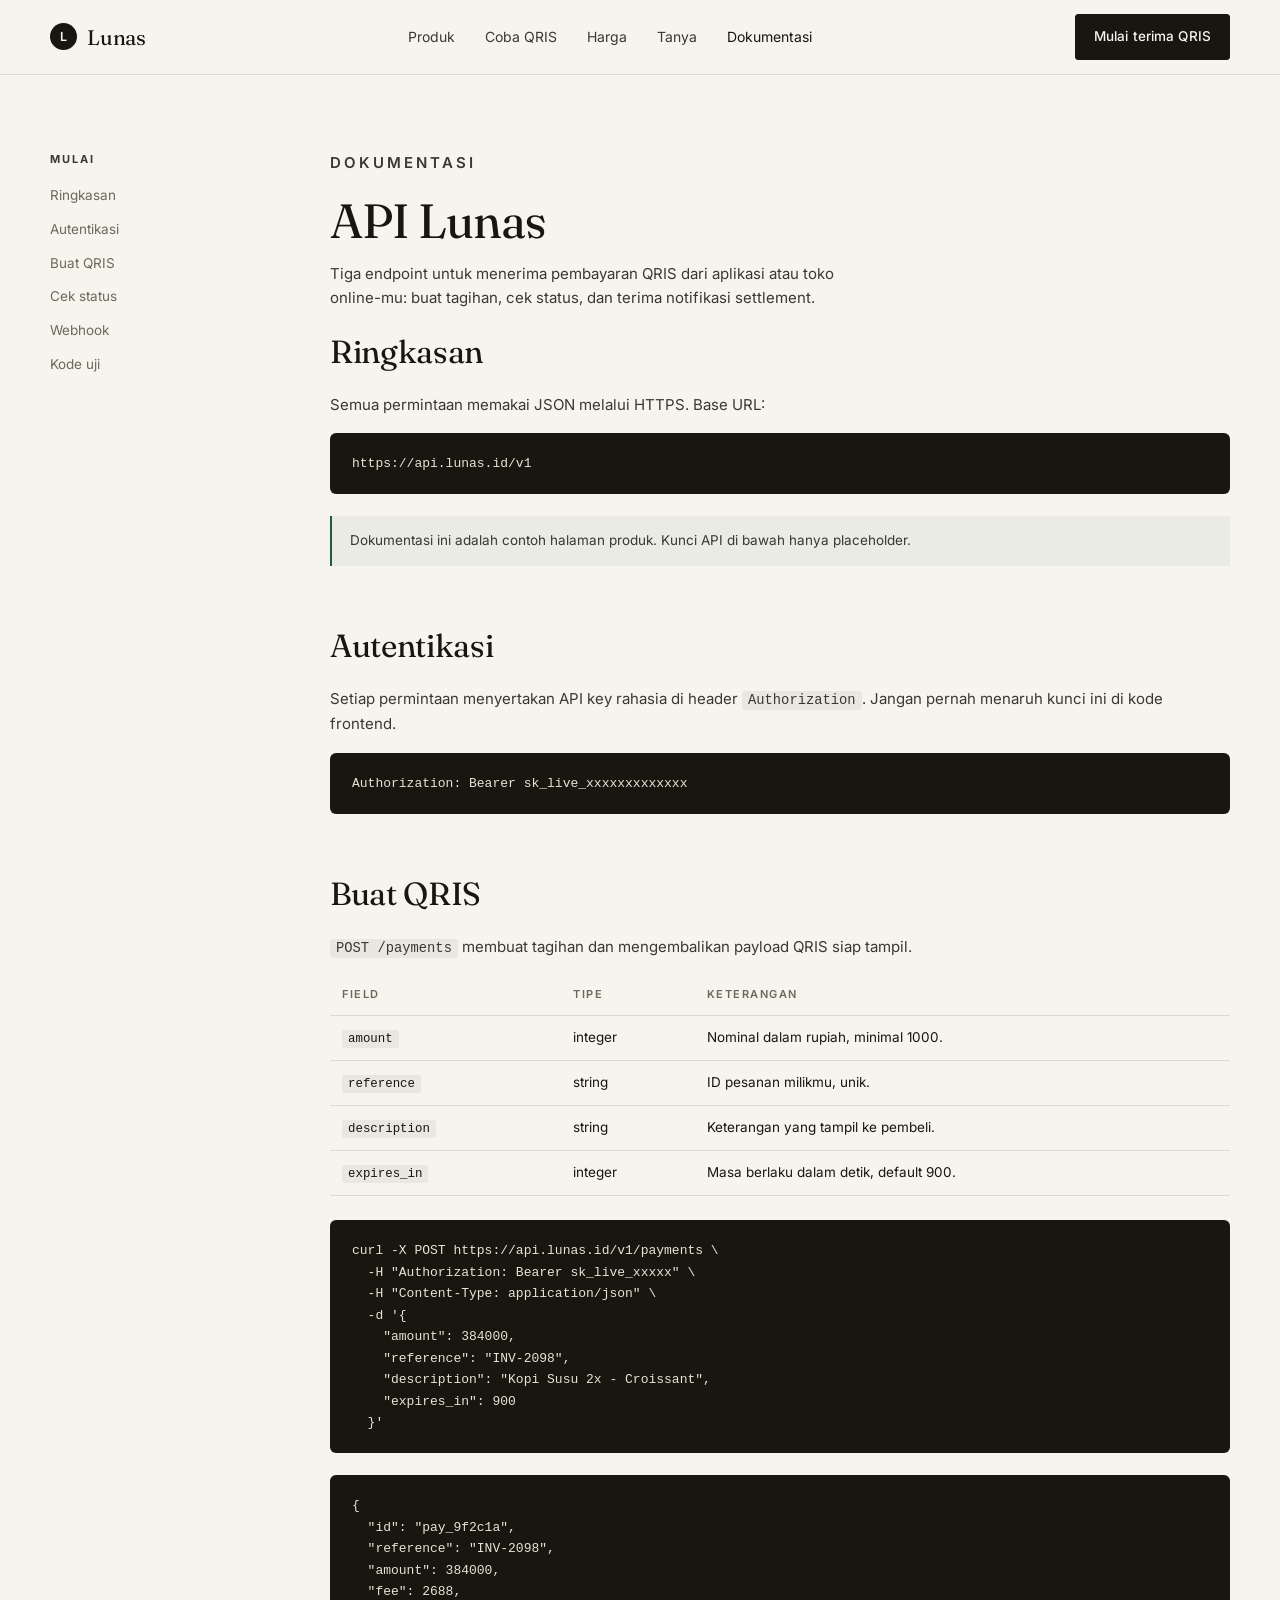
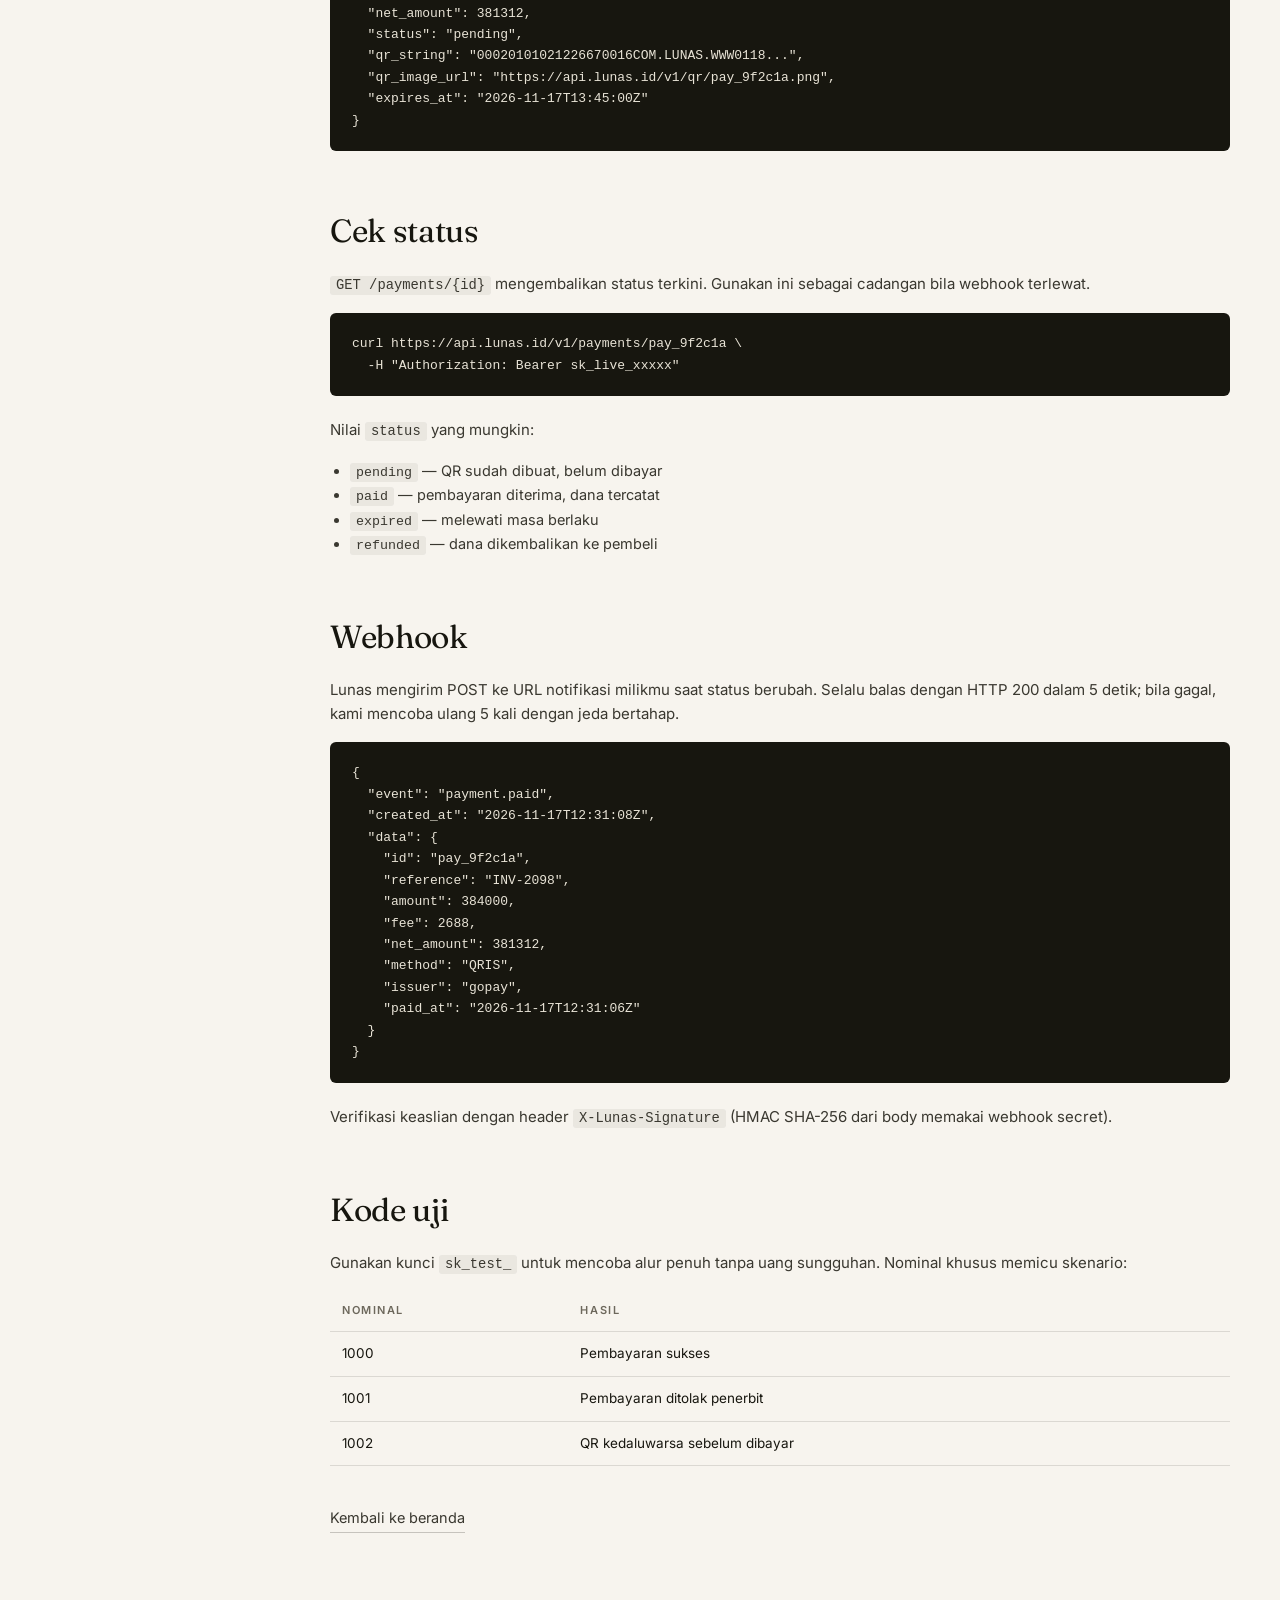
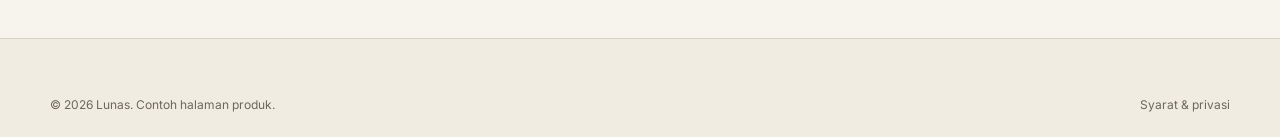
<file: api.html>
<!DOCTYPE html>
<html lang="id">
<head>
<meta charset="UTF-8">
<meta name="viewport" content="width=device-width, initial-scale=1">
<title>Dokumentasi API — Lunas QRIS</title>
<meta name="description" content="Dokumentasi API Lunas: buat QRIS dinamis, cek status pembayaran, dan terima webhook settlement.">
<meta name="theme-color" content="#f7f4ee">
<link rel="icon" href="assets/favicon.svg" type="image/svg+xml">
<link rel="preconnect" href="https://fonts.googleapis.com">
<link rel="preconnect" href="https://fonts.gstatic.com" crossorigin>
<link href="https://fonts.googleapis.com/css2?family=Fraunces:ital,opsz,wght@0,9..144,300;0,9..144,400;0,9..144,500;1,9..144,400&family=Inter:wght@400;500;600&display=swap" rel="stylesheet">
<link rel="stylesheet" href="css/style.css">
<style>
  .doc { display: grid; grid-template-columns: 220px 1fr; gap: clamp(28px, 5vw, 60px); align-items: start; padding: clamp(44px, 6vw, 76px) 0 90px; }
  .doc__nav { position: sticky; top: 100px; display: grid; gap: 12px; font-size: 13.5px; }
  .doc__nav a { color: var(--muted); transition: color .2s ease; }
  .doc__nav a:hover { color: var(--ink); }
  .doc__nav b { font-size: 11px; letter-spacing: .18em; text-transform: uppercase; color: var(--ink-soft); margin-bottom: 4px; }
  .doc h2 { font-family: var(--serif); font-weight: 400; font-size: clamp(24px, 3vw, 32px); margin: 54px 0 14px; letter-spacing: -.01em; }
  .doc h2:first-of-type { margin-top: 0; }
  .doc h3 { font-size: 16px; margin: 30px 0 10px; }
  .doc p { color: var(--ink-soft); font-size: 15px; }
  .doc ul { color: var(--ink-soft); font-size: 14.5px; padding-left: 20px; }
  pre {
    background: #17160f; color: #e8e3d6; border-radius: 6px; padding: 20px 22px;
    overflow-x: auto; font-size: 13px; line-height: 1.65; margin: 16px 0 22px;
    font-family: ui-monospace, SFMono-Regular, Menlo, monospace;
  }
  code { font-family: ui-monospace, SFMono-Regular, Menlo, monospace; font-size: .92em; }
  .doc p code, .doc li code, .doc td code { background: rgba(23,22,15,.06); padding: 2px 6px; border-radius: 3px; }
  table { width: 100%; border-collapse: collapse; font-size: 13.5px; margin: 14px 0 24px; }
  th, td { text-align: left; padding: 11px 12px; border-bottom: 1px solid var(--line); vertical-align: top; }
  th { font-size: 11px; letter-spacing: .14em; text-transform: uppercase; color: var(--muted); font-weight: 600; }
  .note { border-left: 2px solid var(--money); background: rgba(28,92,60,.06); padding: 14px 18px; font-size: 13.5px; color: var(--ink-soft); margin: 18px 0; }
  @media (max-width: 900px) { .doc { grid-template-columns: 1fr; } .doc__nav { position: static; grid-auto-flow: column; overflow-x: auto; } }
</style>
</head>
<body>

<header class="nav is-stuck">
  <div class="wrap nav__inner">
    <a class="brand" href="index.html"><span class="brand__mark">L</span> Lunas</a>
    <nav class="nav__links">
      <a href="index.html#produk">Produk</a>
      <a href="index.html#demo">Coba QRIS</a>
      <a href="index.html#harga">Harga</a>
      <a href="index.html#tanya">Tanya</a>
      <a href="api.html" style="color:var(--ink)">Dokumentasi</a>
    </nav>
    <div class="nav__cta">
      <a class="btn btn--sm" href="index.html#daftar">Mulai terima QRIS</a>
    </div>
  </div>
</header>

<main class="wrap doc">
  <aside class="doc__nav">
    <b>Mulai</b>
    <a href="#mulai">Ringkasan</a>
    <a href="#auth">Autentikasi</a>
    <a href="#qr">Buat QRIS</a>
    <a href="#status">Cek status</a>
    <a href="#webhook">Webhook</a>
    <a href="#uji">Kode uji</a>
  </aside>

  <div>
    <p class="eyebrow">Dokumentasi</p>
    <h1 class="h2">API Lunas</h1>
    <p class="lead" style="margin-top:14px">Tiga endpoint untuk menerima pembayaran QRIS dari aplikasi atau toko online-mu: buat tagihan, cek status, dan terima notifikasi settlement.</p>

    <h2 id="mulai">Ringkasan</h2>
    <p>Semua permintaan memakai JSON melalui HTTPS. Base URL:</p>
    <pre>https://api.lunas.id/v1</pre>
    <div class="note">Dokumentasi ini adalah contoh halaman produk. Kunci API di bawah hanya placeholder.</div>

    <h2 id="auth">Autentikasi</h2>
    <p>Setiap permintaan menyertakan API key rahasia di header <code>Authorization</code>. Jangan pernah menaruh kunci ini di kode frontend.</p>
    <pre>Authorization: Bearer sk_live_xxxxxxxxxxxxx</pre>

    <h2 id="qr">Buat QRIS</h2>
    <p><code>POST /payments</code> membuat tagihan dan mengembalikan payload QRIS siap tampil.</p>

    <table>
      <thead><tr><th>Field</th><th>Tipe</th><th>Keterangan</th></tr></thead>
      <tbody>
        <tr><td><code>amount</code></td><td>integer</td><td>Nominal dalam rupiah, minimal 1000.</td></tr>
        <tr><td><code>reference</code></td><td>string</td><td>ID pesanan milikmu, unik.</td></tr>
        <tr><td><code>description</code></td><td>string</td><td>Keterangan yang tampil ke pembeli.</td></tr>
        <tr><td><code>expires_in</code></td><td>integer</td><td>Masa berlaku dalam detik, default 900.</td></tr>
      </tbody>
    </table>

    <pre>curl -X POST https://api.lunas.id/v1/payments \
  -H "Authorization: Bearer sk_live_xxxxx" \
  -H "Content-Type: application/json" \
  -d '{
    "amount": 384000,
    "reference": "INV-2098",
    "description": "Kopi Susu 2x - Croissant",
    "expires_in": 900
  }'</pre>

    <pre>{
  "id": "pay_9f2c1a",
  "reference": "INV-2098",
  "amount": 384000,
  "fee": 2688,
  "net_amount": 381312,
  "status": "pending",
  "qr_string": "00020101021226670016COM.LUNAS.WWW0118...",
  "qr_image_url": "https://api.lunas.id/v1/qr/pay_9f2c1a.png",
  "expires_at": "2026-11-17T13:45:00Z"
}</pre>

    <h2 id="status">Cek status</h2>
    <p><code>GET /payments/{id}</code> mengembalikan status terkini. Gunakan ini sebagai cadangan bila webhook terlewat.</p>
    <pre>curl https://api.lunas.id/v1/payments/pay_9f2c1a \
  -H "Authorization: Bearer sk_live_xxxxx"</pre>

    <p>Nilai <code>status</code> yang mungkin:</p>
    <ul>
      <li><code>pending</code> — QR sudah dibuat, belum dibayar</li>
      <li><code>paid</code> — pembayaran diterima, dana tercatat</li>
      <li><code>expired</code> — melewati masa berlaku</li>
      <li><code>refunded</code> — dana dikembalikan ke pembeli</li>
    </ul>

    <h2 id="webhook">Webhook</h2>
    <p>Lunas mengirim POST ke URL notifikasi milikmu saat status berubah. Selalu balas dengan HTTP 200 dalam 5 detik; bila gagal, kami mencoba ulang 5 kali dengan jeda bertahap.</p>
    <pre>{
  "event": "payment.paid",
  "created_at": "2026-11-17T12:31:08Z",
  "data": {
    "id": "pay_9f2c1a",
    "reference": "INV-2098",
    "amount": 384000,
    "fee": 2688,
    "net_amount": 381312,
    "method": "QRIS",
    "issuer": "gopay",
    "paid_at": "2026-11-17T12:31:06Z"
  }
}</pre>
    <p>Verifikasi keaslian dengan header <code>X-Lunas-Signature</code> (HMAC SHA-256 dari body memakai webhook secret).</p>

    <h2 id="uji">Kode uji</h2>
    <p>Gunakan kunci <code>sk_test_</code> untuk mencoba alur penuh tanpa uang sungguhan. Nominal khusus memicu skenario:</p>
    <table>
      <thead><tr><th>Nominal</th><th>Hasil</th></tr></thead>
      <tbody>
        <tr><td>1000</td><td>Pembayaran sukses</td></tr>
        <tr><td>1001</td><td>Pembayaran ditolak penerbit</td></tr>
        <tr><td>1002</td><td>QR kedaluwarsa sebelum dibayar</td></tr>
      </tbody>
    </table>

    <p style="margin-top:40px"><a class="link-u" href="index.html">Kembali ke beranda</a></p>
  </div>
</main>

<footer class="foot">
  <div class="wrap">
    <div class="foot__bottom" style="margin-top:0;border-top:0;padding-top:0">
      <span>© 2026 Lunas. Contoh halaman produk.</span>
      <span><a href="legal.html">Syarat &amp; privasi</a></span>
    </div>
  </div>
</footer>

</body>
</html>
</file>
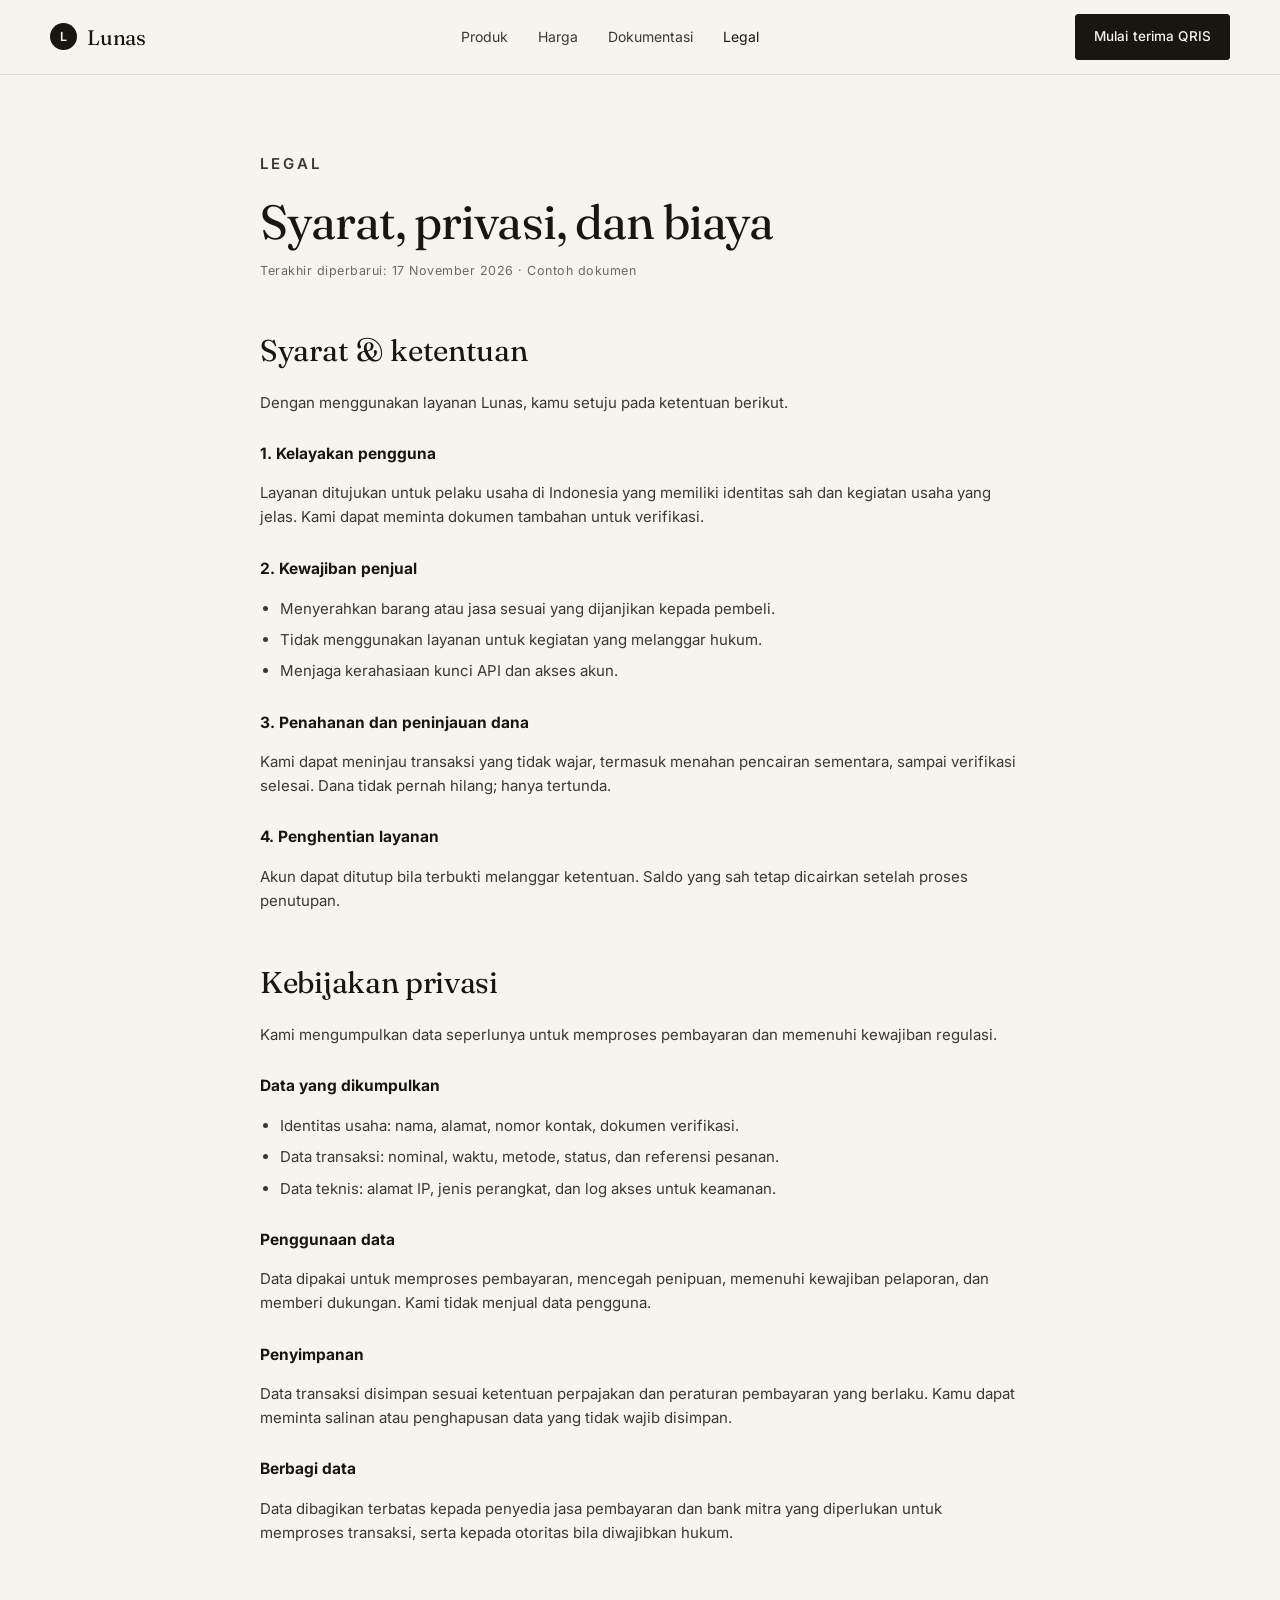
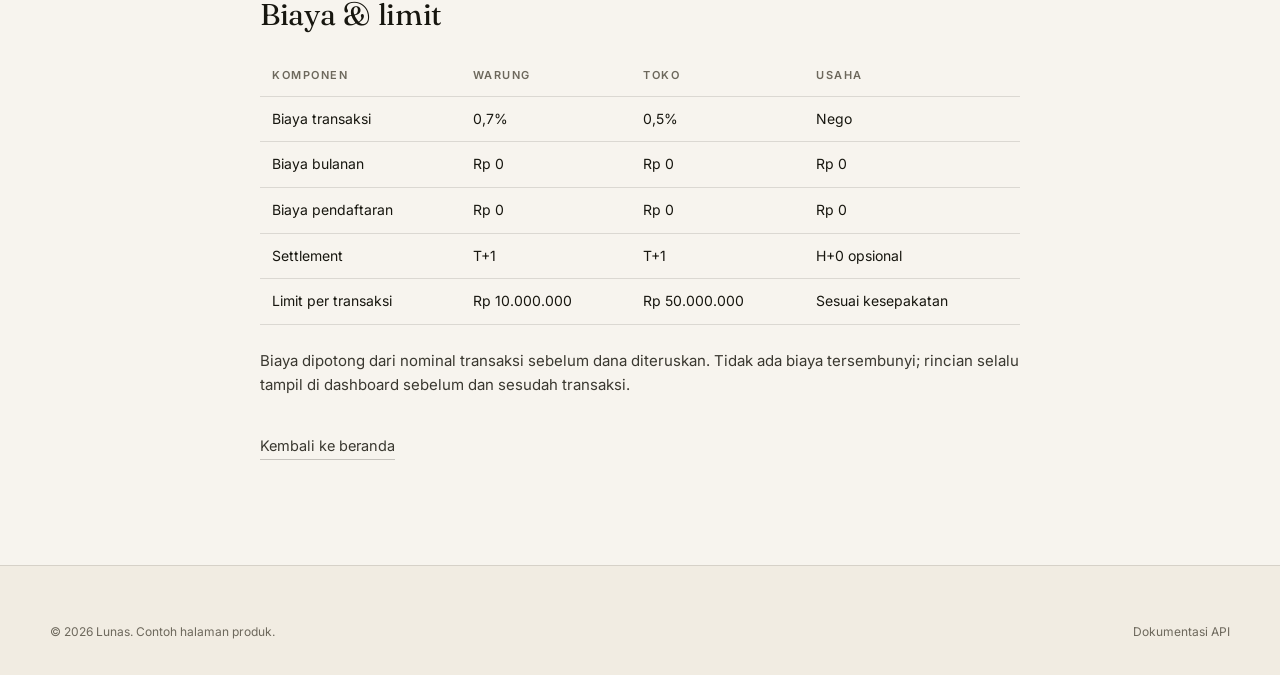
<file: legal.html>
<!DOCTYPE html>
<html lang="id">
<head>
<meta charset="UTF-8">
<meta name="viewport" content="width=device-width, initial-scale=1">
<title>Syarat, Privasi &amp; Biaya — Lunas</title>
<meta name="description" content="Syarat ketentuan, kebijakan privasi, serta rincian biaya dan limit layanan Lunas.">
<meta name="theme-color" content="#f7f4ee">
<link rel="icon" href="assets/favicon.svg" type="image/svg+xml">
<link rel="preconnect" href="https://fonts.googleapis.com">
<link rel="preconnect" href="https://fonts.gstatic.com" crossorigin>
<link href="https://fonts.googleapis.com/css2?family=Fraunces:ital,opsz,wght@0,9..144,300;0,9..144,400;0,9..144,500;1,9..144,400&family=Inter:wght@400;500;600&display=swap" rel="stylesheet">
<link rel="stylesheet" href="css/style.css">
<style>
  .legal-page { max-width: 760px; margin-inline: auto; padding: clamp(46px, 6vw, 80px) 0 90px; }
  .legal-page h2 { font-family: var(--serif); font-weight: 400; font-size: clamp(23px, 3vw, 30px); margin: 46px 0 12px; letter-spacing: -.01em; }
  .legal-page h3 { font-size: 15.5px; margin: 26px 0 8px; }
  .legal-page p, .legal-page li { color: var(--ink-soft); font-size: 15px; }
  .legal-page ul { padding-left: 20px; display: grid; gap: 7px; }
  .legal-page .meta { font-size: 12.5px; color: var(--muted); letter-spacing: .04em; }
  table { width: 100%; border-collapse: collapse; font-size: 14px; margin: 16px 0 24px; }
  th, td { text-align: left; padding: 11px 12px; border-bottom: 1px solid var(--line); }
  th { font-size: 11px; letter-spacing: .14em; text-transform: uppercase; color: var(--muted); font-weight: 600; }
</style>
</head>
<body>

<header class="nav is-stuck">
  <div class="wrap nav__inner">
    <a class="brand" href="index.html"><span class="brand__mark">L</span> Lunas</a>
    <nav class="nav__links">
      <a href="index.html#produk">Produk</a>
      <a href="index.html#harga">Harga</a>
      <a href="api.html">Dokumentasi</a>
      <a href="legal.html" style="color:var(--ink)">Legal</a>
    </nav>
    <div class="nav__cta">
      <a class="btn btn--sm" href="index.html#daftar">Mulai terima QRIS</a>
    </div>
  </div>
</header>

<main class="wrap legal-page">
  <p class="eyebrow">Legal</p>
  <h1 class="h2">Syarat, privasi, dan biaya</h1>
  <p class="meta" style="margin-top:12px">Terakhir diperbarui: 17 November 2026 · Contoh dokumen</p>

  <h2 id="syarat">Syarat &amp; ketentuan</h2>
  <p>Dengan menggunakan layanan Lunas, kamu setuju pada ketentuan berikut.</p>

  <h3>1. Kelayakan pengguna</h3>
  <p>Layanan ditujukan untuk pelaku usaha di Indonesia yang memiliki identitas sah dan kegiatan usaha yang jelas. Kami dapat meminta dokumen tambahan untuk verifikasi.</p>

  <h3>2. Kewajiban penjual</h3>
  <ul>
    <li>Menyerahkan barang atau jasa sesuai yang dijanjikan kepada pembeli.</li>
    <li>Tidak menggunakan layanan untuk kegiatan yang melanggar hukum.</li>
    <li>Menjaga kerahasiaan kunci API dan akses akun.</li>
  </ul>

  <h3>3. Penahanan dan peninjauan dana</h3>
  <p>Kami dapat meninjau transaksi yang tidak wajar, termasuk menahan pencairan sementara, sampai verifikasi selesai. Dana tidak pernah hilang; hanya tertunda.</p>

  <h3>4. Penghentian layanan</h3>
  <p>Akun dapat ditutup bila terbukti melanggar ketentuan. Saldo yang sah tetap dicairkan setelah proses penutupan.</p>

  <h2 id="privasi">Kebijakan privasi</h2>
  <p>Kami mengumpulkan data seperlunya untuk memproses pembayaran dan memenuhi kewajiban regulasi.</p>

  <h3>Data yang dikumpulkan</h3>
  <ul>
    <li>Identitas usaha: nama, alamat, nomor kontak, dokumen verifikasi.</li>
    <li>Data transaksi: nominal, waktu, metode, status, dan referensi pesanan.</li>
    <li>Data teknis: alamat IP, jenis perangkat, dan log akses untuk keamanan.</li>
  </ul>

  <h3>Penggunaan data</h3>
  <p>Data dipakai untuk memproses pembayaran, mencegah penipuan, memenuhi kewajiban pelaporan, dan memberi dukungan. Kami tidak menjual data pengguna.</p>

  <h3>Penyimpanan</h3>
  <p>Data transaksi disimpan sesuai ketentuan perpajakan dan peraturan pembayaran yang berlaku. Kamu dapat meminta salinan atau penghapusan data yang tidak wajib disimpan.</p>

  <h3>Berbagi data</h3>
  <p>Data dibagikan terbatas kepada penyedia jasa pembayaran dan bank mitra yang diperlukan untuk memproses transaksi, serta kepada otoritas bila diwajibkan hukum.</p>

  <h2 id="biaya">Biaya &amp; limit</h2>
  <table>
    <thead><tr><th>Komponen</th><th>Warung</th><th>Toko</th><th>Usaha</th></tr></thead>
    <tbody>
      <tr><td>Biaya transaksi</td><td>0,7%</td><td>0,5%</td><td>Nego</td></tr>
      <tr><td>Biaya bulanan</td><td>Rp 0</td><td>Rp 0</td><td>Rp 0</td></tr>
      <tr><td>Biaya pendaftaran</td><td>Rp 0</td><td>Rp 0</td><td>Rp 0</td></tr>
      <tr><td>Settlement</td><td>T+1</td><td>T+1</td><td>H+0 opsional</td></tr>
      <tr><td>Limit per transaksi</td><td>Rp 10.000.000</td><td>Rp 50.000.000</td><td>Sesuai kesepakatan</td></tr>
    </tbody>
  </table>
  <p>Biaya dipotong dari nominal transaksi sebelum dana diteruskan. Tidak ada biaya tersembunyi; rincian selalu tampil di dashboard sebelum dan sesudah transaksi.</p>

  <p style="margin-top:36px"><a class="link-u" href="index.html">Kembali ke beranda</a></p>
</main>

<footer class="foot">
  <div class="wrap">
    <div class="foot__bottom" style="margin-top:0;border-top:0;padding-top:0">
      <span>© 2026 Lunas. Contoh halaman produk.</span>
      <span><a href="api.html">Dokumentasi API</a></span>
    </div>
  </div>
</footer>

</body>
</html>
</file>
<file: css/style.css>
/* ==========================================================================
   LUNAS — QRIS Payment Gateway
   Design system: editorial-finansial. Krem hangat, serif kontras tinggi,
   hairlines tipis, tombol hitam pekat, aksen hijau hanya untuk angka uang.
   ========================================================================== */

:root {
  --paper: #f7f4ee;
  --paper-2: #f1ece2;
  --paper-3: #e9e3d6;
  --ink: #17160f;
  --ink-soft: #3a3830;
  --muted: #6d685c;
  --line: rgba(23, 22, 15, 0.12);
  --line-strong: rgba(23, 22, 15, 0.22);
  --money: #1c5c3c;
  --money-bright: #2a7a51;
  --gold: #b7894a;
  --white: #fffdf8;

  --serif: "Fraunces", "Iowan Old Style", Georgia, serif;
  --sans: "Inter", "Helvetica Neue", Arial, sans-serif;

  --wrap: 1180px;
  --r-sm: 3px;
  --r-md: 6px;
  --r-lg: 14px;

  --ease: cubic-bezier(0.22, 0.61, 0.36, 1);
}

* { box-sizing: border-box; }

html { scroll-behavior: smooth; -webkit-text-size-adjust: 100%; }

body {
  margin: 0;
  background: var(--paper);
  color: var(--ink);
  font-family: var(--sans);
  font-size: 16px;
  line-height: 1.62;
  -webkit-font-smoothing: antialiased;
  text-rendering: optimizeLegibility;
  overflow-x: hidden;
}

img { max-width: 100%; display: block; }

a { color: inherit; text-decoration: none; }

::selection { background: #dfe8dd; color: var(--ink); }

/* --------------------------------------------------------------------- */
/* Utilities                                                             */
/* --------------------------------------------------------------------- */

.wrap { width: min(100% - 44px, var(--wrap)); margin-inline: auto; }

.eyebrow {
  font-size: 11px;
  font-weight: 600;
  letter-spacing: 0.2em;
  text-transform: uppercase;
  color: var(--muted);
  margin: 0 0 20px;
}

.serif { font-family: var(--serif); font-weight: 400; }

.h1, .h2, .h3 {
  font-family: var(--serif);
  font-weight: 400;
  letter-spacing: -0.02em;
  margin: 0;
  color: var(--ink);
}

.h1 { font-size: clamp(40px, 6.2vw, 74px); line-height: 1.02; }
.h2 { font-size: clamp(30px, 4vw, 48px); line-height: 1.1; }
.h3 { font-size: clamp(20px, 2vw, 25px); line-height: 1.24; }

.lead { font-size: clamp(16px, 1.35vw, 18.5px); color: var(--ink-soft); max-width: 60ch; }

.muted { color: var(--muted); }
.money { color: var(--money); }
.center { text-align: center; }
.center .lead { margin-inline: auto; }

.rule { height: 1px; background: var(--line); border: 0; margin: 0; }

/* Buttons ---------------------------------------------------------------- */

.btn {
  --bg: var(--ink);
  --fg: var(--paper);
  display: inline-flex;
  align-items: center;
  justify-content: center;
  gap: 10px;
  padding: 15px 26px;
  background: var(--bg);
  color: var(--fg);
  border: 1px solid var(--bg);
  border-radius: var(--r-sm);
  font-size: 14.5px;
  font-weight: 500;
  letter-spacing: 0.01em;
  cursor: pointer;
  transition: transform 0.25s var(--ease), box-shadow 0.25s var(--ease), background 0.2s ease;
}

.btn:hover { transform: translateY(-2px); box-shadow: 0 10px 26px -14px rgba(17, 16, 10, 0.6); }
.btn:active { transform: translateY(0); }

.btn--ghost { --bg: transparent; --fg: var(--ink); border-color: var(--line-strong); }
.btn--ghost:hover { box-shadow: none; background: rgba(23, 22, 15, 0.04); }

.btn--money { --bg: var(--money); --fg: #f3f7f1; border-color: var(--money); }

.btn--sm { padding: 11px 18px; font-size: 13.5px; }

.link-u {
  display: inline-flex;
  align-items: center;
  gap: 7px;
  border-bottom: 1px solid var(--line-strong);
  padding-bottom: 2px;
  font-size: 14.5px;
  transition: border-color 0.2s ease, color 0.2s ease;
}
.link-u:hover { border-color: var(--ink); }
.link-u svg { transition: transform 0.25s var(--ease); }
.link-u:hover svg { transform: translateX(3px); }

/* Reveal on scroll ------------------------------------------------------- */

[data-reveal] {
  opacity: 0;
  transform: translateY(18px);
  transition: opacity 0.8s var(--ease), transform 0.8s var(--ease);
  will-change: opacity, transform;
}
[data-reveal].is-in { opacity: 1; transform: none; }

@media (prefers-reduced-motion: reduce) {
  [data-reveal] { opacity: 1; transform: none; transition: none; }
  html { scroll-behavior: auto; }
}

/* --------------------------------------------------------------------- */
/* Navigation                                                            */
/* --------------------------------------------------------------------- */

.nav {
  position: sticky;
  top: 0;
  z-index: 60;
  background: rgba(247, 244, 238, 0.86);
  backdrop-filter: saturate(140%) blur(14px);
  border-bottom: 1px solid transparent;
  transition: border-color 0.3s ease, background 0.3s ease;
}
.nav.is-stuck { border-bottom-color: var(--line); }

.nav__inner {
  display: flex;
  align-items: center;
  justify-content: space-between;
  gap: 28px;
  height: 74px;
}

.brand {
  display: inline-flex;
  align-items: center;
  gap: 10px;
  font-family: var(--serif);
  font-size: 21px;
  letter-spacing: -0.01em;
}
.brand__mark {
  width: 27px; height: 27px;
  display: grid; place-items: center;
  background: var(--ink);
  color: var(--paper);
  border-radius: 50%;
  font-family: var(--sans);
  font-size: 12.5px;
  font-weight: 600;
  letter-spacing: 0;
}

.nav__links { display: flex; align-items: center; gap: 30px; }
.nav__links a {
  font-size: 14px;
  color: var(--ink-soft);
  position: relative;
  transition: color 0.2s ease;
}
.nav__links a::after {
  content: "";
  position: absolute;
  left: 0; right: 100%; bottom: -5px;
  height: 1px;
  background: var(--ink);
  transition: right 0.3s var(--ease);
}
.nav__links a:hover { color: var(--ink); }
.nav__links a:hover::after { right: 0; }

.nav__cta { display: flex; align-items: center; gap: 14px; }

.nav__toggle {
  display: none;
  width: 42px; height: 42px;
  border: 1px solid var(--line-strong);
  background: transparent;
  border-radius: var(--r-sm);
  cursor: pointer;
  align-items: center;
  justify-content: center;
}
.nav__toggle span {
  display: block; width: 17px; height: 1.5px;
  background: var(--ink); position: relative;
}
.nav__toggle span::before, .nav__toggle span::after {
  content: ""; position: absolute; left: 0; width: 17px; height: 1.5px; background: var(--ink);
  transition: transform 0.25s var(--ease);
}
.nav__toggle span::before { top: -5px; }
.nav__toggle span::after { top: 5px; }

/* --------------------------------------------------------------------- */
/* Hero                                                                  */
/* --------------------------------------------------------------------- */

.hero { padding: clamp(48px, 7vw, 92px) 0 clamp(40px, 5vw, 64px); }

.hero__grid {
  display: grid;
  grid-template-columns: 1.06fr 0.94fr;
  gap: clamp(36px, 5vw, 76px);
  align-items: center;
}

.hero h1 { margin-bottom: 24px; }
.hero h1 em {
  font-style: italic;
  color: var(--money);
}

.hero__actions {
  display: flex;
  flex-wrap: wrap;
  align-items: center;
  gap: 18px 26px;
  margin-top: 34px;
}

.hero__note {
  margin-top: 26px;
  font-size: 13px;
  color: var(--muted);
  display: flex;
  flex-wrap: wrap;
  gap: 8px 20px;
}
.hero__note span { display: inline-flex; align-items: center; gap: 7px; }
.dot {
  width: 5px; height: 5px; border-radius: 50%;
  background: var(--money-bright); flex: none;
}

/* Kartu pembayaran (mockup) --------------------------------------------- */

.paycard {
  position: relative;
  background: var(--white);
  border: 1px solid var(--line);
  border-radius: var(--r-lg);
  padding: 26px;
  box-shadow: 0 30px 70px -46px rgba(23, 22, 15, 0.55);
}

.paycard__head {
  display: flex;
  align-items: center;
  justify-content: space-between;
  gap: 14px;
  padding-bottom: 16px;
  border-bottom: 1px solid var(--line);
}
.paycard__label {
  font-size: 10.5px;
  letter-spacing: 0.18em;
  text-transform: uppercase;
  color: var(--muted);
  font-weight: 600;
}
.paycard__badge {
  display: inline-flex;
  align-items: center;
  gap: 6px;
  font-size: 11px;
  font-weight: 600;
  letter-spacing: 0.04em;
  color: var(--money);
  background: rgba(28, 92, 60, 0.09);
  border-radius: 999px;
  padding: 5px 11px;
}
.paycard__badge i {
  width: 6px; height: 6px; border-radius: 50%;
  background: var(--money-bright);
  animation: pulse 2.2s infinite;
}
@keyframes pulse {
  0%, 100% { box-shadow: 0 0 0 0 rgba(42, 122, 81, 0.45); }
  60% { box-shadow: 0 0 0 7px rgba(42, 122, 81, 0); }
}

.paycard__body {
  display: grid;
  grid-template-columns: 132px 1fr;
  gap: 20px;
  padding-top: 20px;
  align-items: center;
}
.paycard__qr {
  width: 132px; height: 132px;
  border: 1px solid var(--line);
  border-radius: var(--r-sm);
  padding: 7px;
  background: #fff;
}
.paycard__qr img { width: 100%; height: 100%; object-fit: contain; }

.paycard__amt { font-family: var(--serif); font-size: 30px; line-height: 1.1; letter-spacing: -0.01em; }
.paycard__sub { font-size: 12.5px; color: var(--muted); margin-top: 4px; }

.paycard__rows { margin-top: 16px; display: grid; gap: 9px; }
.paycard__row {
  display: flex; justify-content: space-between; gap: 12px;
  font-size: 12.5px; color: var(--muted);
  padding-bottom: 9px;
  border-bottom: 1px dashed var(--line);
}
.paycard__row:last-child { border-bottom: 0; padding-bottom: 0; }
.paycard__row b { color: var(--ink); font-weight: 500; font-variant-numeric: tabular-nums; }

.paycard__float {
  position: absolute;
  right: 18px;
  bottom: -22px;
  background: var(--ink);
  color: var(--paper);
  border-radius: var(--r-md);
  padding: 13px 17px;
  font-size: 12px;
  display: flex;
  align-items: center;
  gap: 10px;
  box-shadow: 0 18px 34px -20px rgba(0, 0, 0, 0.7);
  animation: floaty 6s ease-in-out infinite;
}
.paycard__float b { font-size: 14px; font-weight: 600; font-variant-numeric: tabular-nums; }
.paycard__float svg { color: #8fd3a9; flex: none; }

@keyframes floaty {
  0%, 100% { transform: translateY(0); }
  50% { transform: translateY(-7px); }
}

/* Marquee ---------------------------------------------------------------- */

.marquee {
  border-block: 1px solid var(--line);
  padding: 17px 0;
  margin-top: clamp(52px, 7vw, 84px);
  overflow: hidden;
  background: var(--paper-2);
}
.marquee__track {
  display: flex;
  gap: 46px;
  width: max-content;
  animation: slide 38s linear infinite;
}
.marquee:hover .marquee__track { animation-play-state: paused; }
.marquee__track span {
  font-size: 11.5px;
  letter-spacing: 0.22em;
  text-transform: uppercase;
  color: var(--muted);
  white-space: nowrap;
  display: inline-flex;
  align-items: center;
  gap: 46px;
}
.marquee__track span::after {
  content: "·";
  font-size: 16px;
  color: var(--line-strong);
}
@keyframes slide {
  from { transform: translateX(0); }
  to { transform: translateX(-50%); }
}

/* --------------------------------------------------------------------- */
/* Bagian umum                                                           */
/* --------------------------------------------------------------------- */

.section { padding: clamp(64px, 9vw, 118px) 0; }
.section--tint { background: var(--paper-2); }
.section--ink { background: var(--ink); color: var(--paper); }
.section--ink .h2, .section--ink .h3 { color: var(--paper); }
.section--ink .lead { color: rgba(247, 244, 238, 0.72); }
.section--ink .eyebrow { color: rgba(247, 244, 238, 0.5); }
.section--ink .rule { background: rgba(247, 244, 238, 0.16); }

.section__head { max-width: 720px; margin-bottom: clamp(36px, 5vw, 60px); }
.section__head .lead { margin-top: 18px; }

.split {
  display: grid;
  grid-template-columns: 0.95fr 1.05fr;
  gap: clamp(32px, 5vw, 70px);
  align-items: center;
}

/* Insight editorial ------------------------------------------------------ */

.insight { display: grid; grid-template-columns: 0.85fr 1.15fr; gap: clamp(30px, 5vw, 72px); }
.insight__big { font-family: var(--serif); font-size: clamp(26px, 3.1vw, 40px); line-height: 1.22; letter-spacing: -0.015em; }
.insight__big em { color: var(--money); font-style: italic; }
.insight__body p { color: var(--ink-soft); margin: 0 0 16px; }
.insight__stat {
  display: grid; grid-template-columns: repeat(3, 1fr); gap: 18px;
  margin-top: 30px; padding-top: 26px; border-top: 1px solid var(--line);
}
.insight__stat div { display: grid; gap: 4px; }
.insight__stat b { font-family: var(--serif); font-size: 26px; font-weight: 400; color: var(--money); }
.insight__stat span { font-size: 12px; color: var(--muted); letter-spacing: 0.02em; }

/* Fitur ------------------------------------------------------------------ */

.features { display: grid; grid-template-columns: repeat(3, 1fr); gap: 1px; background: var(--line); border: 1px solid var(--line); }
.feature {
  background: var(--paper);
  padding: 32px 28px 34px;
  transition: background 0.35s var(--ease);
}
.feature:hover { background: var(--white); }
.feature__ic {
  width: 38px; height: 38px;
  border: 1px solid var(--line-strong);
  border-radius: 50%;
  display: grid; place-items: center;
  margin-bottom: 20px;
  color: var(--ink);
  transition: background 0.3s ease, color 0.3s ease, border-color 0.3s ease;
}
.feature:hover .feature__ic { background: var(--ink); color: var(--paper); border-color: var(--ink); }
.feature h3 { font-size: 16.5px; font-weight: 600; margin: 0 0 9px; letter-spacing: -0.005em; }
.feature p { margin: 0; font-size: 14px; color: var(--muted); line-height: 1.62; }

/* Langkah ----------------------------------------------------------------- */

.steps { display: grid; grid-template-columns: repeat(3, 1fr); gap: clamp(22px, 3vw, 40px); counter-reset: step; }
.step { position: relative; padding-top: 26px; border-top: 1px solid var(--line-strong); }
.step__num {
  font-family: var(--serif);
  font-size: 13px;
  letter-spacing: 0.14em;
  color: var(--muted);
  margin-bottom: 12px;
  display: block;
}
.step h3 { font-family: var(--serif); font-size: 21px; font-weight: 400; margin: 0 0 10px; }
.step p { margin: 0; font-size: 14px; color: var(--muted); }

/* Gambar dengan bingkai --------------------------------------------------- */

.frame {
  position: relative;
  border: 1px solid var(--line);
  border-radius: var(--r-md);
  overflow: hidden;
  background: var(--paper-3);
}
.frame img { width: 100%; height: 100%; object-fit: cover; aspect-ratio: 4 / 3; filter: saturate(0.92) contrast(1.02); transition: transform 0.8s var(--ease); }
.frame:hover img { transform: scale(1.035); }
.frame__cap {
  position: absolute;
  left: 14px; bottom: 14px;
  background: rgba(247, 244, 238, 0.94);
  border: 1px solid var(--line);
  border-radius: var(--r-sm);
  padding: 9px 13px;
  font-size: 11.5px;
  letter-spacing: 0.06em;
  color: var(--ink-soft);
  backdrop-filter: blur(6px);
}

/* Demo QRIS -------------------------------------------------------------- */

.demo {
  display: grid;
  grid-template-columns: 1fr 380px;
  gap: clamp(28px, 4vw, 56px);
  align-items: start;
}
.demo__form { background: var(--white); border: 1px solid var(--line); border-radius: var(--r-md); padding: clamp(24px, 3vw, 34px); }
.field { display: grid; gap: 8px; margin-bottom: 20px; }
.field label { font-size: 12px; letter-spacing: 0.12em; text-transform: uppercase; color: var(--muted); font-weight: 600; }
.field input, .field select {
  font-family: var(--sans);
  font-size: 15px;
  padding: 13px 14px;
  border: 1px solid var(--line-strong);
  border-radius: var(--r-sm);
  background: var(--paper);
  color: var(--ink);
  outline: none;
  transition: border-color 0.2s ease, background 0.2s ease;
}
.field input:focus, .field select:focus { border-color: var(--ink); background: #fff; }
.field__hint { font-size: 12px; color: var(--muted); }

.chips { display: flex; flex-wrap: wrap; gap: 8px; }
.chip {
  border: 1px solid var(--line-strong);
  background: transparent;
  border-radius: 999px;
  padding: 8px 15px;
  font-size: 12.5px;
  color: var(--ink-soft);
  cursor: pointer;
  transition: all 0.2s ease;
}
.chip:hover { border-color: var(--ink); color: var(--ink); }
.chip.is-active { background: var(--ink); border-color: var(--ink); color: var(--paper); }

.demo__qr {
  background: var(--white);
  border: 1px solid var(--line);
  border-radius: var(--r-md);
  padding: 24px;
  text-align: center;
  position: sticky;
  top: 96px;
}
.demo__qr img {
  width: 210px; height: 210px;
  margin: 0 auto 18px;
  border: 1px solid var(--line);
  border-radius: var(--r-sm);
  padding: 8px;
  background: #fff;
}
.demo__amt { font-family: var(--serif); font-size: 27px; letter-spacing: -0.01em; }
.demo__meta { font-size: 12px; color: var(--muted); margin-top: 6px; }
.demo__breakdown { margin-top: 18px; padding-top: 16px; border-top: 1px solid var(--line); display: grid; gap: 9px; }
.demo__breakdown .paycard__row { font-size: 12.5px; }

/* Kalkulator ------------------------------------------------------------- */

.calc { display: grid; gap: 18px; }
.calc__input { display: flex; align-items: center; gap: 10px; border-bottom: 1px solid var(--line-strong); padding-bottom: 12px; }
.calc__input span { font-family: var(--serif); font-size: 26px; color: var(--muted); }
.calc__input input { border: 0; background: transparent; font-family: var(--serif); font-size: clamp(28px, 4vw, 42px); width: 100%; color: var(--ink); outline: none; font-variant-numeric: tabular-nums; }
.calc input[type="range"] { -webkit-appearance: none; appearance: none; width: 100%; height: 2px; background: var(--line-strong); outline: none; }
.calc input[type="range"]::-webkit-slider-thumb { -webkit-appearance: none; width: 18px; height: 18px; border-radius: 50%; background: var(--ink); cursor: pointer; border: 3px solid var(--paper); box-shadow: 0 0 0 1px var(--line-strong); }
.calc input[type="range"]::-moz-range-thumb { width: 18px; height: 18px; border-radius: 50%; background: var(--ink); cursor: pointer; border: 3px solid var(--paper); }
.calc__out { display: grid; grid-template-columns: repeat(3, 1fr); gap: 18px; margin-top: 8px; }
.calc__out div { padding: 20px 0 0; border-top: 1px solid var(--line); display: grid; gap: 5px; }
.calc__out b { font-family: var(--serif); font-size: clamp(20px, 2.4vw, 28px); font-weight: 400; font-variant-numeric: tabular-nums; }
.calc__out span { font-size: 12px; color: var(--muted); }

/* Harga ------------------------------------------------------------------- */

.plans { display: grid; grid-template-columns: repeat(3, 1fr); gap: 22px; align-items: stretch; }
.plan {
  background: var(--white);
  border: 1px solid var(--line);
  border-radius: var(--r-md);
  padding: 32px 28px;
  display: flex;
  flex-direction: column;
  transition: transform 0.35s var(--ease), box-shadow 0.35s var(--ease), border-color 0.3s ease;
}
.plan:hover { transform: translateY(-5px); box-shadow: 0 26px 50px -36px rgba(23, 22, 15, 0.5); }
.plan--featured { background: var(--ink); color: var(--paper); border-color: var(--ink); }
.plan--featured .plan__name, .plan--featured .plan__price b { color: var(--paper); }
.plan--featured .plan__desc, .plan--featured .plan__feat li { color: rgba(247, 244, 238, 0.72); }
.plan--featured .plan__feat li svg { color: #8fd3a9; }
.plan--featured .plan__tag { background: rgba(247, 244, 238, 0.14); color: var(--paper); }

.plan__tag {
  align-self: flex-start;
  font-size: 10.5px;
  letter-spacing: 0.16em;
  text-transform: uppercase;
  font-weight: 600;
  padding: 5px 10px;
  border-radius: 999px;
  background: rgba(23, 22, 15, 0.06);
  color: var(--ink-soft);
  margin-bottom: 18px;
}
.plan__name { font-family: var(--serif); font-size: 22px; margin: 0 0 6px; }
.plan__desc { font-size: 13px; color: var(--muted); margin: 0 0 22px; min-height: 38px; }
.plan__price { display: flex; align-items: baseline; gap: 6px; margin-bottom: 22px; }
.plan__price b { font-family: var(--serif); font-size: 34px; font-weight: 400; letter-spacing: -0.02em; }
.plan__price span { font-size: 13px; color: var(--muted); }
.plan__feat { list-style: none; margin: 0 0 26px; padding: 0; display: grid; gap: 11px; flex: 1; }
.plan__feat li { display: flex; gap: 10px; font-size: 13.5px; color: var(--ink-soft); line-height: 1.5; }
.plan__feat svg { flex: none; margin-top: 2px; color: var(--money); }

/* Testimoni --------------------------------------------------------------- */

.quotes { display: grid; grid-template-columns: repeat(3, 1fr); gap: 1px; background: var(--line); border: 1px solid var(--line); }
.quote { background: var(--paper); padding: 30px 28px; display: flex; flex-direction: column; gap: 18px; }
.quote p { font-family: var(--serif); font-size: 17px; line-height: 1.5; margin: 0; letter-spacing: -0.005em; }
.quote__by { display: flex; align-items: center; gap: 12px; margin-top: auto; }
.quote__av {
  width: 38px; height: 38px; border-radius: 50%;
  background: var(--paper-3);
  display: grid; place-items: center;
  font-size: 12.5px; font-weight: 600; letter-spacing: 0.02em;
  color: var(--ink-soft);
  border: 1px solid var(--line);
  flex: none;
}
.quote__by b { display: block; font-size: 13.5px; font-weight: 600; }
.quote__by span { font-size: 12px; color: var(--muted); }

/* FAQ --------------------------------------------------------------------- */

.faq { display: grid; gap: 0; border-top: 1px solid var(--line); }
.faq__item { border-bottom: 1px solid var(--line); }
.faq__q {
  width: 100%;
  background: none;
  border: 0;
  padding: 24px 0;
  display: flex;
  align-items: center;
  justify-content: space-between;
  gap: 22px;
  text-align: left;
  font-family: var(--sans);
  font-size: 16px;
  font-weight: 500;
  color: var(--ink);
  cursor: pointer;
}
.faq__q svg { flex: none; transition: transform 0.3s var(--ease); color: var(--muted); }
.faq__item.is-open .faq__q svg { transform: rotate(45deg); color: var(--ink); }
.faq__a { max-height: 0; overflow: hidden; transition: max-height 0.42s var(--ease); }
.faq__a p { margin: 0 0 24px; font-size: 14.5px; color: var(--muted); max-width: 68ch; }

/* CTA akhir ---------------------------------------------------------------- */

.cta {
  border: 1px solid var(--line);
  border-radius: var(--r-lg);
  padding: clamp(38px, 6vw, 74px);
  background:
    radial-gradient(120% 140% at 88% 8%, rgba(28, 92, 60, 0.1), transparent 58%),
    var(--white);
  display: grid;
  grid-template-columns: 1.25fr 0.75fr;
  gap: clamp(26px, 4vw, 54px);
  align-items: center;
}
.cta__actions { display: flex; flex-wrap: wrap; gap: 14px; justify-content: flex-end; }

/* Footer ------------------------------------------------------------------ */

.foot { border-top: 1px solid var(--line); padding: 56px 0 34px; background: var(--paper-2); }
.foot__grid { display: grid; grid-template-columns: 1.5fr 1fr 1fr 1fr; gap: 32px; }
.foot__brand p { font-size: 13.5px; color: var(--muted); max-width: 34ch; margin: 14px 0 0; }
.foot h4 { font-size: 11px; letter-spacing: 0.18em; text-transform: uppercase; color: var(--muted); margin: 0 0 16px; font-weight: 600; }
.foot ul { list-style: none; margin: 0; padding: 0; display: grid; gap: 11px; }
.foot ul a { font-size: 13.5px; color: var(--ink-soft); transition: color 0.2s ease; }
.foot ul a:hover { color: var(--ink); }
.foot__bottom {
  margin-top: 44px; padding-top: 22px; border-top: 1px solid var(--line);
  display: flex; flex-wrap: wrap; gap: 12px 26px; justify-content: space-between;
  font-size: 12px; color: var(--muted);
}

/* Toast ------------------------------------------------------------------- */

.toast {
  position: fixed;
  left: 50%; bottom: 26px;
  transform: translate(-50%, 20px);
  background: var(--ink);
  color: var(--paper);
  padding: 13px 20px;
  border-radius: var(--r-sm);
  font-size: 13.5px;
  opacity: 0;
  pointer-events: none;
  transition: all 0.4s var(--ease);
  z-index: 90;
  box-shadow: 0 18px 40px -22px rgba(0, 0, 0, 0.7);
}
.toast.is-on { opacity: 1; transform: translate(-50%, 0); }

/* --------------------------------------------------------------------- */
/* Responsif                                                              */
/* --------------------------------------------------------------------- */

@media (max-width: 1024px) {
  .hero__grid { grid-template-columns: 1fr; }
  .hero__grid .paycard { max-width: 520px; }
  .features { grid-template-columns: repeat(2, 1fr); }
  .plans { grid-template-columns: 1fr; max-width: 520px; margin-inline: auto; }
  .quotes { grid-template-columns: 1fr; }
  .demo { grid-template-columns: 1fr; }
  .demo__qr { position: static; }
  .insight { grid-template-columns: 1fr; }
  .cta { grid-template-columns: 1fr; }
  .cta__actions { justify-content: flex-start; }
  .foot__grid { grid-template-columns: 1fr 1fr; }
  .split { grid-template-columns: 1fr; }
}

@media (max-width: 720px) {
  .wrap { width: calc(100% - 36px); }
  .nav__links {
    position: fixed;
    inset: 74px 0 auto 0;
    background: var(--paper);
    border-bottom: 1px solid var(--line);
    flex-direction: column;
    align-items: flex-start;
    gap: 0;
    padding: 8px 18px 22px;
    transform: translateY(-14px);
    opacity: 0;
    pointer-events: none;
    transition: all 0.32s var(--ease);
  }
  .nav.is-open .nav__links { transform: none; opacity: 1; pointer-events: auto; }
  .nav__links a { width: 100%; padding: 13px 0; border-bottom: 1px solid var(--line); font-size: 15px; }
  .nav__links a::after { display: none; }
  .nav__toggle { display: inline-flex; }
  .nav__cta .btn { display: none; }

  .features { grid-template-columns: 1fr; }
  .steps { grid-template-columns: 1fr; }
  .insight__stat { grid-template-columns: 1fr; gap: 14px; }
  .calc__out { grid-template-columns: 1fr; }
  .hero__actions { gap: 14px; }
  .hero__actions .btn { width: 100%; }
  .paycard__body { grid-template-columns: 108px 1fr; }
  .paycard__qr { width: 108px; height: 108px; }
  .paycard__float { left: 18px; right: auto; bottom: -20px; }
  .foot__grid { grid-template-columns: 1fr; }
  .demo__qr img { width: 180px; height: 180px; }
}
</file>
